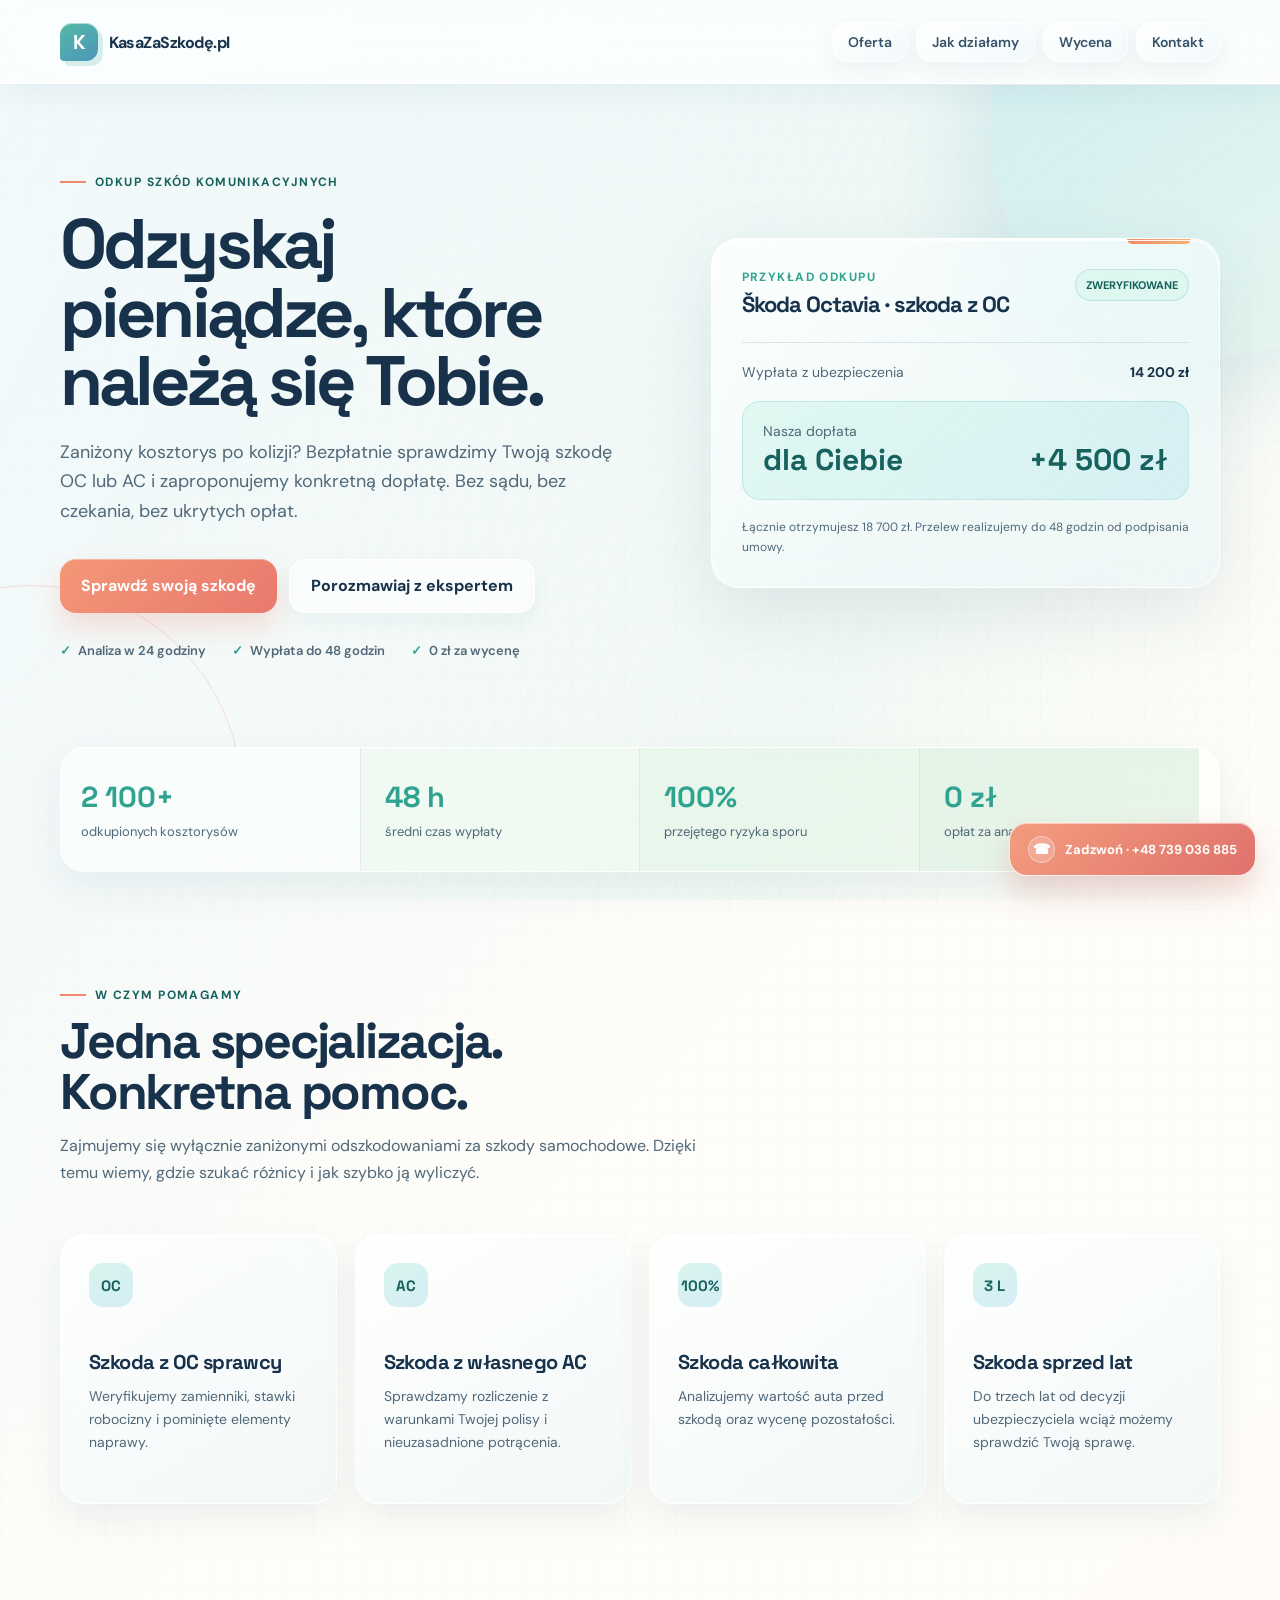
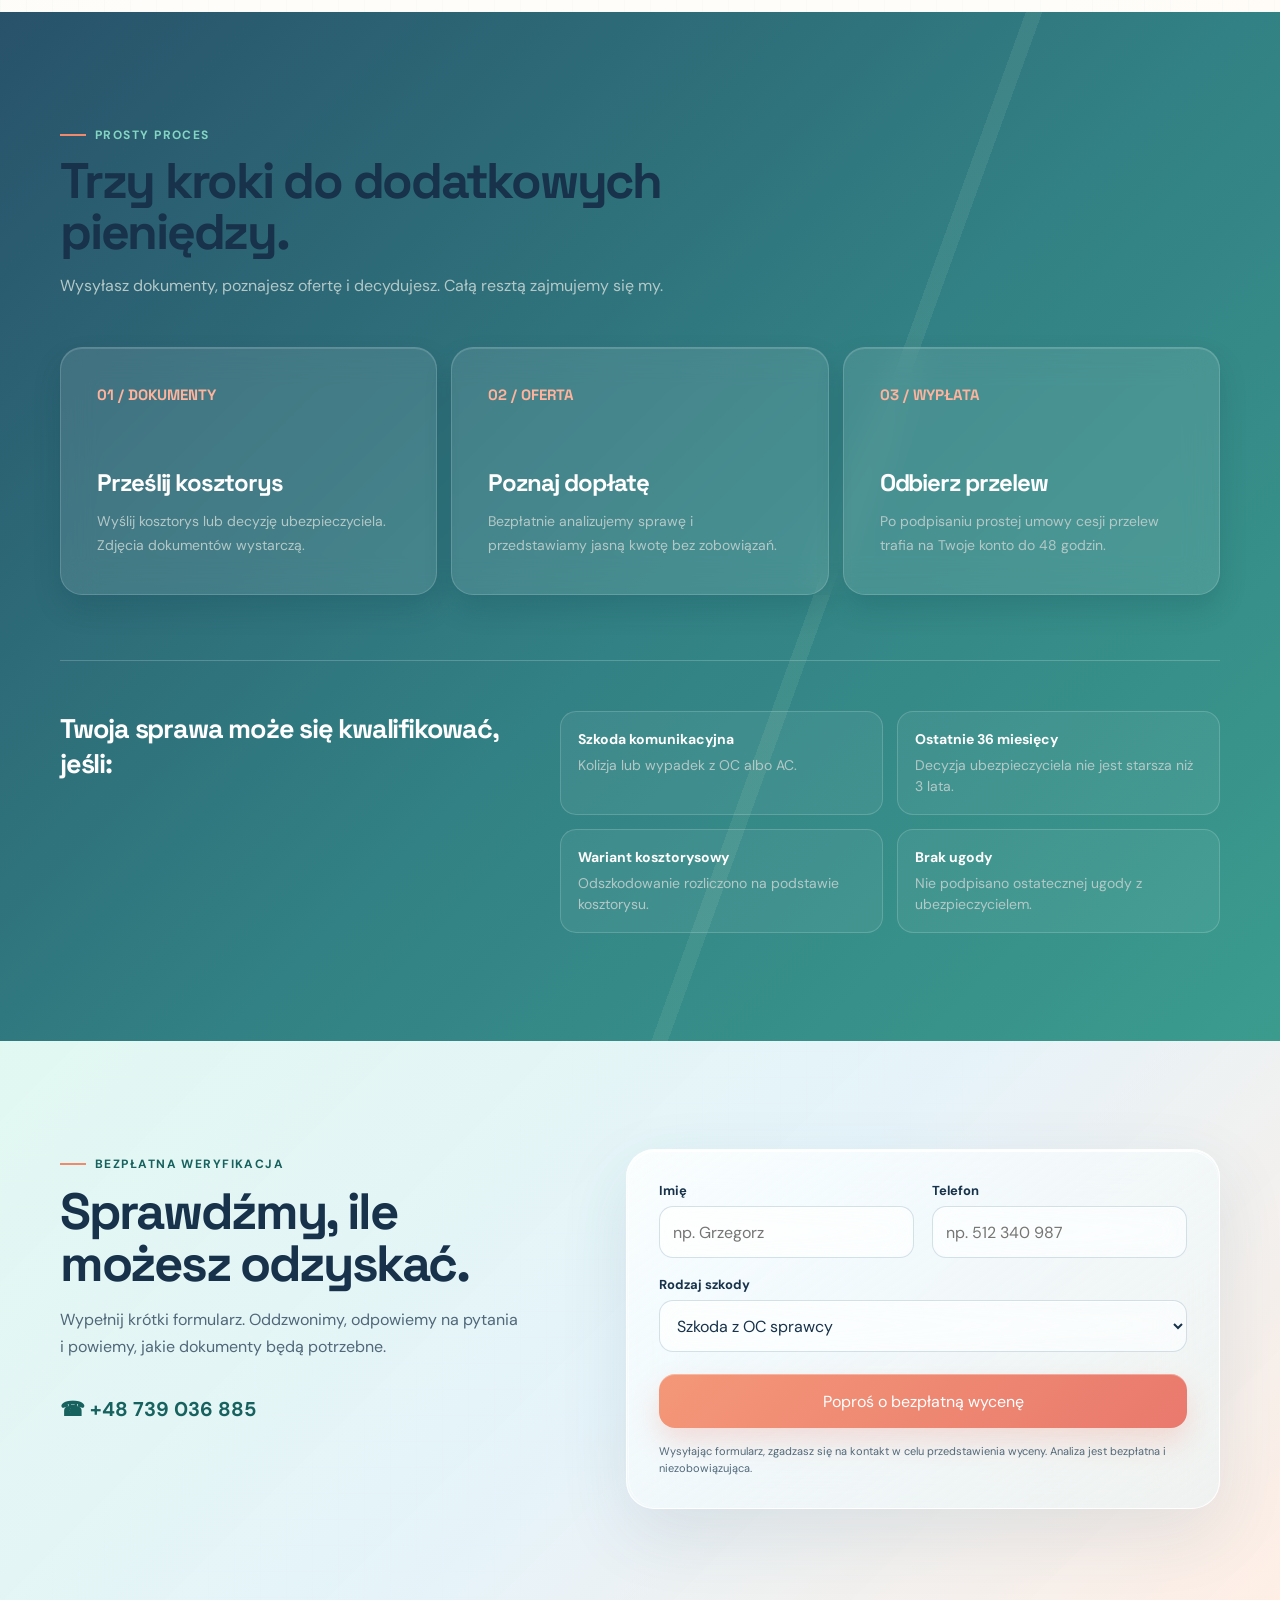
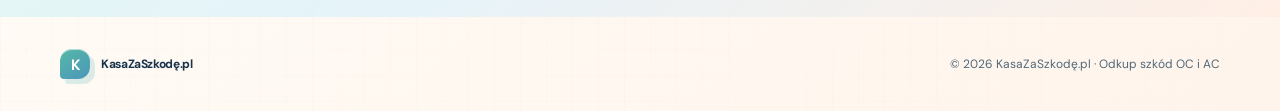
<file: index.html>
<!doctype html>
<html lang="pl">
<head>
  <meta charset="UTF-8">
  <meta name="viewport" content="width=device-width, initial-scale=1.0">
  <meta name="description" content="Odkup zaniżonych szkód komunikacyjnych OC i AC. Bezpłatna analiza kosztorysu i szybka wypłata.">
  <meta name="theme-color" content="#123b2d">
  <meta property="og:type" content="website">
  <meta property="og:title" content="KasaZaSzkodę.pl | Odzyskaj to, co Ci się należy">
  <meta property="og:description" content="Bezpłatna analiza zaniżonego odszkodowania OC lub AC i szybka dopłata.">
  <meta property="og:url" content="https://kasazaszkode.pl/">
  <title>KasaZaSzkodę.pl | Odzyskaj to, co Ci się należy</title>
  <link rel="icon" href="favicon.ico">
  <link rel="preconnect" href="https://fonts.googleapis.com">
  <link rel="preconnect" href="https://fonts.gstatic.com" crossorigin>
  <link href="https://fonts.googleapis.com/css2?family=DM+Sans:wght@400;500;600;700&family=Space+Grotesk:wght@500;600;700&display=swap" rel="stylesheet">
  <style>
    :root{--ink:#102c3b;--muted:#42606b;--paper:#f5f7f4;--white:#fff;--teal:#0c8b83;--teal-dark:#08716b;--coral:#ee765c;--line:#dfe8e4;--shadow:0 22px 60px rgba(16,44,59,.12)}
    .skip-link{position:absolute;left:14px;top:-60px;z-index:20;padding:12px 16px;border-radius:8px;background:var(--ink);color:#fff;text-decoration:none;font-weight:700}.skip-link:focus{top:14px}.button:focus-visible,a:focus-visible,input:focus-visible,select:focus-visible{outline:3px solid var(--coral);outline-offset:3px}
    *{box-sizing:border-box}html{scroll-behavior:smooth}body{margin:0;background:var(--paper);color:var(--ink);font-family:"DM Sans",sans-serif}a{color:inherit}.container{width:min(1160px,calc(100% - 40px));margin:auto}h1,h2,h3{font-family:"Space Grotesk",sans-serif;letter-spacing:-.045em}.site-header{position:sticky;top:0;z-index:10;background:rgba(245,247,244,.92);backdrop-filter:blur(18px);border-bottom:1px solid rgba(16,44,59,.08)}.header-inner{min-height:78px;display:flex;align-items:center;justify-content:space-between;gap:28px}.brand{display:flex;align-items:center;gap:11px;text-decoration:none;font-weight:700;letter-spacing:-.03em}.brand-mark{width:38px;height:38px;display:grid;place-items:center;border-radius:12px 12px 12px 4px;background:var(--teal);color:#fff;font:700 20px "Space Grotesk",sans-serif}.nav{display:flex;gap:26px;color:var(--muted);font-size:14px;font-weight:600}.nav a{text-decoration:none}.nav a:hover{color:var(--teal)}.header-phone{padding:11px 16px;border-radius:8px;background:var(--ink);color:#fff;text-decoration:none;font-size:14px;font-weight:700}
    .hero{position:relative;overflow:hidden;padding:88px 0 78px}.hero:before{content:"";position:absolute;width:450px;height:450px;right:-160px;top:-180px;border-radius:50%;background:#d8eee7}.hero-grid{position:relative;display:grid;grid-template-columns:1.06fr .94fr;gap:76px;align-items:center}.eyebrow{display:inline-flex;align-items:center;gap:9px;color:var(--teal-dark);font-size:12px;font-weight:700;letter-spacing:.12em;text-transform:uppercase}.eyebrow:before{content:"";width:26px;height:2px;background:var(--coral)}h1{max-width:700px;margin:20px 0 22px;font-size:clamp(42px,6vw,74px);line-height:.98}.hero-copy>p{max-width:590px;margin:0;color:var(--muted);font-size:18px;line-height:1.65}.hero-actions{display:flex;flex-wrap:wrap;gap:12px;margin-top:32px}.button{display:inline-flex;align-items:center;justify-content:center;min-height:52px;padding:0 21px;border-radius:8px;text-decoration:none;font-weight:700;transition:transform .2s}.button:hover{transform:translateY(-2px)}.button-primary{border:0;background:var(--coral);color:#fff;box-shadow:0 12px 24px rgba(238,118,92,.22)}.button-quiet{border:1px solid var(--line);background:#fff;color:var(--ink)}.trust-row{display:flex;flex-wrap:wrap;gap:18px 26px;margin-top:29px;color:var(--muted);font-size:13px;font-weight:600}.trust-row span:before{content:"✓";margin-right:7px;color:var(--teal)}
    .offer-card{padding:30px;border:1px solid rgba(12,139,131,.18);border-radius:18px;background:#fff;box-shadow:var(--shadow)}.offer-top{display:flex;justify-content:space-between;align-items:flex-start;gap:15px;padding-bottom:25px;border-bottom:1px solid var(--line)}.offer-label{margin:0 0 7px;color:var(--teal);font-size:12px;font-weight:700;letter-spacing:.12em;text-transform:uppercase}.offer-title{margin:0;font-size:22px;line-height:1.15}.offer-stamp{padding:8px 10px;border-radius:6px;background:#fff1ec;color:#c6503e;font-size:11px;font-weight:700;white-space:nowrap}.offer-row{display:flex;justify-content:space-between;padding:20px 0;color:var(--muted);font-size:14px}.offer-row strong{color:var(--ink)}.offer-result{display:flex;justify-content:space-between;align-items:end;gap:15px;padding:20px;border-radius:10px;background:#e8f5f0}.offer-result span{color:var(--muted);font-size:14px}.offer-result strong{color:var(--teal-dark);font:700 30px "Space Grotesk",sans-serif}.offer-note{margin:18px 0 0;color:var(--muted);font-size:12px;line-height:1.6}
    .stats{border-block:1px solid var(--line);background:#fff}.stats-grid{display:grid;grid-template-columns:repeat(4,1fr)}.stat{padding:26px 24px;border-right:1px solid var(--line)}.stat:first-child{padding-left:0}.stat:last-child{border:0}.stat strong{display:block;margin-bottom:5px;color:var(--teal);font:700 29px "Space Grotesk",sans-serif}.stat span{color:var(--muted);font-size:13px}.section{padding:100px 0}.section-heading{max-width:650px;margin-bottom:42px}.section-heading h2{margin:13px 0 14px;font-size:clamp(32px,4vw,50px);line-height:1.02}.section-heading p{margin:0;color:var(--muted);line-height:1.7}.cards{display:grid;grid-template-columns:repeat(4,1fr);gap:14px}.card{min-height:260px;padding:25px;border:1px solid var(--line);border-radius:12px;background:#fff}.card-icon{display:grid;place-items:center;width:44px;height:44px;border-radius:10px;background:#e8f5f0;color:var(--teal-dark);font:700 15px "Space Grotesk",sans-serif}.card h3{margin:34px 0 10px;font-size:20px;letter-spacing:-.03em}.card p{margin:0;color:var(--muted);font-size:14px;line-height:1.65}
    .process-section{background:var(--ink);color:#fff}.process-section .eyebrow{color:#84d6c3}.process-section .section-heading p{color:#b4c8c7}.steps{display:grid;grid-template-columns:repeat(3,1fr);gap:1px;background:rgba(255,255,255,.17)}.step{padding:32px;background:var(--ink)}.step-number{color:var(--coral);font:700 15px "Space Grotesk",sans-serif}.step h3{margin:50px 0 12px;font-size:24px}.step p{margin:0;color:#b4c8c7;font-size:14px;line-height:1.7}.conditions{display:grid;grid-template-columns:.8fr 1.2fr;gap:60px;margin-top:65px;padding-top:50px;border-top:1px solid rgba(255,255,255,.16)}.conditions h3{margin:0;font-size:27px}.condition-list{display:grid;grid-template-columns:1fr 1fr;gap:14px;margin:0;padding:0;list-style:none}.condition-list li{padding:17px;border:1px solid rgba(255,255,255,.14);border-radius:8px;color:#b4c8c7;font-size:14px;line-height:1.5}.condition-list strong{display:block;margin-bottom:5px;color:#fff}
    .contact-section{background:#e8f5f0}.contact-grid{display:grid;grid-template-columns:.9fr 1.1fr;gap:80px;align-items:start}.contact-info h2{margin:14px 0;font-size:clamp(34px,4vw,51px);line-height:1.02}.contact-info>p{max-width:460px;color:var(--muted);line-height:1.7}.contact-phone{display:inline-flex;gap:12px;margin-top:20px;color:var(--teal-dark);text-decoration:none;font-size:20px;font-weight:700}.contact-card{padding:32px;border-radius:14px;background:#fff;box-shadow:0 15px 40px rgba(16,44,59,.08)}.form-grid{display:grid;grid-template-columns:1fr 1fr;gap:18px}.field{display:grid;gap:7px}.field-full{grid-column:1/-1}label{font-size:13px;font-weight:700}input,select{width:100%;min-height:48px;padding:0 13px;border:1px solid var(--line);border-radius:7px;background:#fbfcfb;color:var(--ink);font:inherit}input:focus,select:focus{outline:2px solid rgba(12,139,131,.25);border-color:var(--teal)}.form-button{width:100%;margin-top:22px;cursor:pointer;font:inherit}.form-note{margin:15px 0 0;color:var(--muted);font-size:11px;line-height:1.5}.footer{padding:32px 0;color:var(--muted);font-size:12px}.footer-inner{display:flex;justify-content:space-between;align-items:center;gap:20px}.footer .brand-mark{width:30px;height:30px;font-size:15px}.footer p{margin:0;text-align:right}.call-now{display:none}
    @media(max-width:900px){.hero-grid,.contact-grid{grid-template-columns:1fr;gap:42px}.cards{grid-template-columns:repeat(2,1fr)}.hero{padding-top:65px}.conditions{grid-template-columns:1fr;gap:30px}}@media(max-width:650px){.container{width:calc(100% - 28px)}.header-inner{min-height:68px}.nav{display:none}.header-phone{padding:10px 12px;font-size:12px}h1{font-size:45px}.hero-copy>p{font-size:16px}.offer-card{padding:22px}.stats-grid{grid-template-columns:1fr 1fr}.stat,.stat:first-child{padding:20px 10px}.stat:nth-child(2){border-right:0}.stat:nth-child(-n+2){border-bottom:1px solid var(--line)}.section{padding:70px 0}.cards,.steps{grid-template-columns:1fr}.step{padding:25px}.step h3{margin-top:28px}.condition-list,.form-grid{grid-template-columns:1fr}.field-full{grid-column:auto}.contact-card{padding:21px}.footer-inner{align-items:flex-start;flex-direction:column}.footer p{text-align:left}.call-now{position:fixed;display:block;right:14px;bottom:14px;z-index:9;padding:13px 16px;border-radius:8px;background:var(--coral);color:#fff;text-decoration:none;font-size:13px;font-weight:700;box-shadow:0 8px 25px rgba(16,44,59,.2)}}
  </style>
  <style>
    :root {
      --paper: #f4f8f3;
      --white: #ffffff;
      --ink: #0e3025;
      --muted: #4d6c5b;
      --teal: #236b45;
      --teal-dark: #0a432d;
      --coral: #d98550;
      --line: #d8e7dc;
      --shadow: 0 24px 70px rgba(23, 59, 53, .12);
      --glass-edge: rgba(255, 255, 255, .72);
    }

    body {
      background: var(--paper);
      background-image: radial-gradient(circle at 12% 15%, rgba(40, 123, 80, .14) 0 1px, transparent 1.5px), linear-gradient(135deg, #f2f7f1 0%, #dceedd 48%, #f7fbf4 100%);
      background-size: 24px 24px;
      color: #143a32;
      perspective: 1200px;
    }

    body:after {
      content: "";
      position: fixed;
      inset: 0;
      z-index: -1;
      pointer-events: none;
      background: radial-gradient(circle at 86% 8%, rgba(84, 157, 99, .32), transparent 25%), radial-gradient(circle at 4% 72%, rgba(25, 103, 63, .2), transparent 23%), radial-gradient(circle at 52% 44%, rgba(150, 205, 157, .18), transparent 30%);
    }

    .site-header {
      background: rgba(244, 248, 243, .9);
      border-bottom-color: rgba(23, 59, 53, .12);
      box-shadow: 0 8px 24px rgba(23, 59, 53, .05);
      backdrop-filter: blur(24px) saturate(145%);
      -webkit-backdrop-filter: blur(24px) saturate(145%);
    }

    .brand-mark {
      box-shadow: 4px 4px 0 #b9ddc2;
      transition: transform .35s cubic-bezier(.2, .7, .2, 1), box-shadow .35s ease;
    }

    .brand:hover .brand-mark {
      transform: rotate(-5deg) translateY(-2px);
      box-shadow: 5px 6px 0 #9bcba8;
    }

    .nav a {
      position: relative;
      padding: 10px 15px;
      border: 1px solid rgba(255, 255, 255, .72);
      border-radius: 14px;
      background: linear-gradient(145deg, rgba(255, 255, 255, .7), rgba(214, 239, 219, .42));
      box-shadow: inset 0 1px 0 rgba(255, 255, 255, .8), 0 7px 18px rgba(23, 91, 62, .07);
      backdrop-filter: blur(16px) saturate(135%);
      -webkit-backdrop-filter: blur(16px) saturate(135%);
      transition: color .3s ease, transform .3s ease, border-color .3s ease, background-color .3s ease, box-shadow .3s ease;
    }

    .nav a:after {
      display: none;
    }

    .nav a:hover,
    .nav a:focus-visible {
      color: var(--teal-dark);
      border-color: rgba(131, 187, 145, .72);
      background: linear-gradient(145deg, rgba(255, 255, 255, .9), rgba(195, 231, 201, .7));
      box-shadow: inset 0 1px 0 rgba(255, 255, 255, .95), 0 11px 24px rgba(23, 91, 62, .14);
      transform: translateY(-2px);
    }

    .header-phone,
    .button-primary {
      transition: transform .2s ease, background-color .2s ease, box-shadow .2s ease;
    }

    .header-phone:hover {
      background: var(--teal-dark);
      transform: translateY(-2px);
    }

    .hero {
      padding-top: 104px;
      padding-bottom: 92px;
    }

    .hero:after {
      content: "";
      position: absolute;
      left: -180px;
      bottom: -260px;
      width: 420px;
      height: 420px;
      border: 1px solid rgba(47, 143, 104, .28);
      border-radius: 50%;
    }

    .hero:before {
      background: rgba(126, 192, 137, .42);
      box-shadow: -40px 40px 90px rgba(34, 116, 69, .2);
    }

    .hero-copy,
    .section-heading {
      position: relative;
      z-index: 1;
      animation: rise-in .8s cubic-bezier(.2, .7, .2, 1) both;
    }

    .stats,
    .card,
    .step,
    .contact-card {
      animation: rise-in .75s .12s cubic-bezier(.2, .7, .2, 1) both;
    }

    .stats { animation-delay: .08s; }
    .contact-card { animation-delay: .2s; }

    .hero-copy > p { animation-delay: .08s; }
    .hero-actions { animation: rise-in .8s .16s cubic-bezier(.2, .7, .2, 1) both; }
    .trust-row { animation: rise-in .8s .24s cubic-bezier(.2, .7, .2, 1) both; }

    h1 {
      max-width: 650px;
      font-weight: 700;
    }

    .hero-copy > p {
      color: #45616a;
    }

    .button-primary:hover {
      background: #d85e45;
      box-shadow: 0 16px 30px rgba(229, 107, 80, .28);
    }

    .button {
      transition: transform .35s cubic-bezier(.2, .7, .2, 1), box-shadow .35s ease, background-color .35s ease, border-color .35s ease;
    }

    .button-quiet:hover {
      border-color: #9ccbc0;
      background: #f2faf7;
    }

    .offer-card {
      position: relative;
      border-radius: 10px 10px 10px 2px;
      border-color: rgba(255, 255, 255, .8);
      background: linear-gradient(145deg, rgba(255, 255, 255, .78), rgba(207, 237, 214, .48));
      box-shadow: var(--shadow), inset 0 1px 0 rgba(255, 255, 255, .9);
      backdrop-filter: blur(28px) saturate(145%);
      -webkit-backdrop-filter: blur(28px) saturate(145%);
      animation: float-card 7s ease-in-out infinite;
      transform: translateZ(18px);
    }

    .offer-card:after,
    .contact-card:after,
    .card:after {
      content: "";
      position: absolute;
      inset: 1px;
      border-radius: inherit;
      border-top: 1px solid var(--glass-edge);
      border-left: 1px solid rgba(255, 255, 255, .42);
      pointer-events: none;
    }

    .offer-card:before {
      content: "";
      position: absolute;
      top: 0;
      right: 28px;
      width: 64px;
      height: 4px;
      background: var(--coral);
    }

    .offer-stamp {
      background: rgba(229, 245, 228, .82);
      color: #28734d;
    }

    .offer-result {
      border: 1px solid rgba(106, 181, 126, .2);
      background: linear-gradient(135deg, rgba(213, 240, 218, .82), rgba(177, 222, 188, .62));
    }

    .offer-result strong {
      color: #145c3e;
    }

    .stats {
      box-shadow: 0 10px 30px rgba(16, 44, 59, .04);
      background: rgba(220, 240, 224, .68);
      border-color: rgba(75, 145, 98, .2);
      backdrop-filter: blur(24px) saturate(140%);
      -webkit-backdrop-filter: blur(24px) saturate(140%);
      position: relative;
      overflow: hidden;
    }

    .stat {
      padding-top: 30px;
      padding-bottom: 30px;
    }

    .stat:nth-child(2) { background: rgba(218, 240, 222, .3); }
    .stat:nth-child(3) { background: rgba(195, 230, 202, .3); }
    .stat:nth-child(4) { background: rgba(171, 219, 183, .28); }

    .section {
      padding: 112px 0;
      scroll-margin-top: 86px;
    }

    #zakres {
      background: rgba(224, 241, 227, .62);
    }

    .section-heading {
      margin-bottom: 48px;
    }

    .cards {
      gap: 18px;
    }

    .card {
      min-height: 275px;
      padding: 28px;
      border-radius: 8px;
      border-color: rgba(255, 255, 255, .84);
      background: linear-gradient(145deg, rgba(255, 255, 255, .68), rgba(191, 229, 200, .5));
      box-shadow: inset 0 1px 0 rgba(255, 255, 255, .82);
      backdrop-filter: blur(22px) saturate(135%);
      -webkit-backdrop-filter: blur(22px) saturate(135%);
      transition: transform .2s ease, border-color .2s ease, box-shadow .2s ease;
      position: relative;
      overflow: hidden;
      box-shadow: 0 16px 32px rgba(20, 83, 52, .08), inset 0 1px 0 rgba(255, 255, 255, .82);
      transform: translateZ(0);
    }

    .card:nth-child(2) { animation-delay: .08s; }
    .card:nth-child(3) { animation-delay: .16s; }
    .card:nth-child(4) { animation-delay: .24s; }

    .card:hover {
      border-color: #83bb91;
      box-shadow: 0 15px 35px rgba(23, 91, 62, .14), inset 0 1px 0 rgba(255, 255, 255, .95);
      transform: translateY(-7px) translateZ(10px) rotateX(1deg);
    }

    .card h3 {
      margin-top: 42px;
    }

    .process-section {
      position: relative;
      overflow: hidden;
      background: linear-gradient(120deg, #0e3829, #174f36 45%, #2d7048);
    }

    .process-section:before {
      content: "";
      position: absolute;
      inset: 0;
      background: linear-gradient(110deg, transparent 0 62%, rgba(185, 221, 194, .10) 62% 63%, transparent 63%);
      pointer-events: none;
    }

    .steps,
    .conditions {
      position: relative;
    }

    .step {
      padding: 36px;
      background: rgba(20, 78, 58, .28);
      backdrop-filter: blur(18px) saturate(130%);
      -webkit-backdrop-filter: blur(18px) saturate(130%);
      box-shadow: inset 0 1px 0 rgba(255, 255, 255, .16), 0 14px 28px rgba(5, 46, 31, .12);
      transition: background-color .35s ease, transform .35s ease, box-shadow .35s ease;
    }

    .step:hover {
      background: rgba(71, 142, 93, .42);
      box-shadow: inset 0 1px 0 rgba(255, 255, 255, .22), 0 20px 35px rgba(5, 46, 31, .2);
      transform: translateY(-4px);
    }

    .steps {
      background: rgba(141, 211, 155, .25);
      backdrop-filter: blur(16px);
      -webkit-backdrop-filter: blur(16px);
    }

    .step h3 {
      margin-top: 62px;
    }

    .contact-section {
      background: linear-gradient(135deg, #d3ead5, #abd3b2 55%, #e3f2df);
    }

    .contact-card {
      border-radius: 10px 10px 10px 2px;
      border: 1px solid rgba(255, 255, 255, .84);
      background: linear-gradient(145deg, rgba(255, 255, 255, .78), rgba(222, 244, 224, .58));
      box-shadow: 0 20px 45px rgba(23, 59, 53, .14), inset 0 1px 0 rgba(255, 255, 255, .9);
      backdrop-filter: blur(30px) saturate(145%);
      -webkit-backdrop-filter: blur(30px) saturate(145%);
      position: relative;
      overflow: hidden;
    }

    input,
    select {
      background: rgba(235, 249, 237, .64);
      border-color: rgba(47, 143, 104, .28);
      box-shadow: inset 0 1px 0 rgba(255, 255, 255, .75);
      backdrop-filter: blur(12px);
      -webkit-backdrop-filter: blur(12px);
    }

    input:hover,
    select:hover {
      border-color: #a8d3c8;
    }

    @keyframes rise-in {
      from { opacity: 0; transform: translateY(18px); }
      to { opacity: 1; transform: translateY(0); }
    }

    @keyframes float-card {
      0%, 100% { transform: translateZ(18px) translateY(0) rotateX(0deg); }
      50% { transform: translateZ(18px) translateY(-8px) rotateX(.6deg); }
    }

    @media (prefers-reduced-motion: reduce) {
      *, *::before, *::after {
        animation-duration: .01ms !important;
        animation-iteration-count: 1 !important;
        scroll-behavior: auto !important;
        transition-duration: .01ms !important;
      }
    }

    @media (max-width: 650px) {
      .hero {
        padding-top: 70px;
        padding-bottom: 70px;
      }

      .section {
        padding: 78px 0;
      }

      .section-heading {
        margin-bottom: 34px;
      }

      .card {
        min-height: 0;
      }

      .step {
        padding: 28px 25px;
      }
    }
  </style>
  <style>
    :root {
      --ink: #17324a;
      --muted: #506879;
      --paper: #fffdf9;
      --white: #ffffff;
      --teal: #2fa38f;
      --teal-dark: #17625e;
      --coral: #f18a6d;
      --line: rgba(143, 172, 188, .3);
      --shadow: 0 24px 70px rgba(41, 85, 111, .11);
      --glass-edge: rgba(255, 255, 255, .88);
    }

    body {
      background-color: var(--paper);
      background-image: linear-gradient(135deg, rgba(225, 244, 249, .72), transparent 38%), linear-gradient(315deg, rgba(255, 237, 224, .56), transparent 42%), repeating-linear-gradient(0deg, rgba(106, 151, 176, .028) 0 1px, transparent 1px 26px), repeating-linear-gradient(90deg, rgba(106, 151, 176, .028) 0 1px, transparent 1px 26px);
      background-size: auto, auto, 26px 26px, 26px 26px;
      color: var(--ink);
      perspective: none;
    }

    body:after {
      background: linear-gradient(115deg, rgba(255, 255, 255, .38), transparent 32%, rgba(164, 226, 215, .12) 68%, transparent);
    }

    .site-header {
      background: rgba(255, 255, 255, .72);
      border-bottom-color: rgba(126, 163, 184, .16);
      box-shadow: 0 10px 30px rgba(41, 85, 111, .06), inset 0 -1px 0 rgba(255, 255, 255, .84);
      backdrop-filter: blur(30px) saturate(155%);
      -webkit-backdrop-filter: blur(30px) saturate(155%);
    }

    .header-inner {
      min-height: 84px;
    }

    .brand {
      color: var(--ink);
    }

    .brand-mark {
      background: linear-gradient(145deg, #55b9a5, #4b96bb);
      box-shadow: 5px 5px 0 rgba(92, 184, 179, .22), inset 0 1px 0 rgba(255, 255, 255, .55);
    }

    .nav {
      gap: 8px;
      color: var(--ink);
    }

    .nav a {
      border-color: rgba(255, 255, 255, .82);
      border-radius: 16px;
      background: linear-gradient(145deg, rgba(255, 255, 255, .84), rgba(232, 244, 248, .5));
      box-shadow: inset 0 1px 0 rgba(255, 255, 255, .9), 0 8px 22px rgba(41, 85, 111, .07);
      color: #355269;
    }

    .nav a:hover,
    .nav a:focus-visible {
      border-color: rgba(35, 143, 131, .48);
      background: linear-gradient(145deg, rgba(255, 255, 255, .98), rgba(215, 243, 237, .82));
      color: var(--teal-dark);
      box-shadow: inset 0 1px 0 rgba(255, 255, 255, .98), 0 12px 26px rgba(35, 143, 131, .16);
    }

    .hero {
      padding: 82px 0 88px;
    }

    .hero:before {
      background: linear-gradient(145deg, rgba(185, 229, 239, .56), rgba(211, 243, 229, .42));
      box-shadow: -30px 36px 90px rgba(83, 169, 185, .16);
    }

    .hero:after {
      border-color: rgba(240, 120, 97, .23);
    }

    .eyebrow {
      color: var(--teal-dark);
    }

    h1 {
      color: #17324a;
      font-size: clamp(42px, 5.8vw, 70px);
      letter-spacing: -.055em;
    }

    .hero-copy > p,
    .section-heading p {
      color: var(--muted);
    }

    .button {
      min-height: 54px;
      border-radius: 16px;
    }

    .button-primary {
      background: linear-gradient(135deg, #f49778, #e9796d);
      box-shadow: 0 14px 28px rgba(240, 120, 97, .22), inset 0 1px 0 rgba(255, 255, 255, .32);
    }

    .button-primary:hover {
      background: linear-gradient(135deg, #eb7d67, #dc6763);
      box-shadow: 0 18px 34px rgba(240, 120, 97, .3), inset 0 1px 0 rgba(255, 255, 255, .38);
    }

    .button-quiet {
      border-color: rgba(255, 255, 255, .9);
      background: rgba(255, 255, 255, .58);
      box-shadow: inset 0 1px 0 rgba(255, 255, 255, .85), 0 8px 20px rgba(41, 85, 111, .06);
      backdrop-filter: blur(16px);
      -webkit-backdrop-filter: blur(16px);
    }

    .trust-row span:before {
      color: var(--teal);
    }

    .offer-card,
    .contact-card {
      border: 1px solid var(--glass-edge);
      border-radius: 28px;
      background: linear-gradient(145deg, rgba(255, 255, 255, .82), rgba(229, 244, 247, .54));
      box-shadow: var(--shadow), inset 0 1px 0 rgba(255, 255, 255, .94);
      backdrop-filter: blur(30px) saturate(150%);
      -webkit-backdrop-filter: blur(30px) saturate(150%);
    }

    .offer-card:after,
    .contact-card:after,
    .card:after {
      border-top-color: rgba(255, 255, 255, .9);
      border-left-color: rgba(255, 255, 255, .56);
    }

    .offer-card:before {
      height: 5px;
      border-radius: 0 0 5px 5px;
      background: linear-gradient(90deg, var(--coral), #f5b16f);
    }

    .offer-stamp {
      border: 1px solid rgba(35, 143, 131, .18);
      border-radius: 999px;
      background: rgba(218, 246, 238, .78);
      color: var(--teal-dark);
    }

    .offer-result {
      border-color: rgba(91, 187, 176, .22);
      border-radius: 18px;
      background: linear-gradient(135deg, rgba(220, 247, 239, .84), rgba(201, 234, 241, .66));
    }

    .offer-result strong {
      color: var(--teal-dark);
    }

    .stats {
      width: min(1160px, calc(100% - 40px));
      margin: 0 auto;
      border: 1px solid rgba(255, 255, 255, .8);
      border-radius: 24px;
      background: rgba(255, 255, 255, .5);
      box-shadow: 0 16px 38px rgba(41, 85, 111, .08), inset 0 1px 0 rgba(255, 255, 255, .86);
      backdrop-filter: blur(22px) saturate(140%);
      -webkit-backdrop-filter: blur(22px) saturate(140%);
    }

    .stat {
      border-right-color: rgba(151, 181, 199, .24);
    }

    .stat strong {
      color: var(--teal);
    }

    #zakres {
      background: transparent;
    }

    .section {
      padding: 108px 0;
    }

    .section-heading h2,
    .contact-info h2 {
      color: #17324a;
    }

    .cards {
      gap: 18px;
    }

    .card {
      min-height: 270px;
      border: 1px solid rgba(255, 255, 255, .84);
      border-radius: 24px;
      background: linear-gradient(145deg, rgba(255, 255, 255, .8), rgba(231, 244, 247, .54));
      box-shadow: 0 16px 34px rgba(41, 85, 111, .08), inset 0 1px 0 rgba(255, 255, 255, .9);
      backdrop-filter: blur(22px) saturate(135%);
      -webkit-backdrop-filter: blur(22px) saturate(135%);
    }

    .card:hover {
      border-color: rgba(35, 143, 131, .4);
      box-shadow: 0 20px 40px rgba(41, 110, 130, .14), inset 0 1px 0 rgba(255, 255, 255, .98);
    }

    .card-icon {
      border-radius: 14px;
      background: linear-gradient(145deg, #d9f4ec, #d5edf7);
      color: var(--teal-dark);
    }

    .process-section {
      background: linear-gradient(135deg, #28526a, #328184 54%, #3b9c8e);
    }

    .steps {
      gap: 14px;
      background: transparent;
    }

    .step {
      border: 1px solid rgba(255, 255, 255, .16);
      border-radius: 22px;
      background: rgba(255, 255, 255, .1);
      box-shadow: inset 0 1px 0 rgba(255, 255, 255, .14), 0 14px 28px rgba(7, 47, 65, .16);
    }

    .step:hover {
      background: rgba(255, 255, 255, .17);
      box-shadow: inset 0 1px 0 rgba(255, 255, 255, .22), 0 20px 35px rgba(7, 47, 65, .22);
    }

    .step-number {
      color: #ffb39c;
    }

    .conditions {
      border-top-color: rgba(255, 255, 255, .2);
    }

    .condition-list li {
      border-color: rgba(255, 255, 255, .17);
      border-radius: 16px;
      background: rgba(255, 255, 255, .06);
    }

    .contact-section {
      background: linear-gradient(135deg, rgba(222, 247, 240, .9), rgba(226, 242, 250, .88) 52%, rgba(255, 237, 227, .86));
    }

    .contact-phone {
      color: var(--teal-dark);
    }

    input,
    select {
      min-height: 52px;
      border-radius: 14px;
      border-color: rgba(126, 163, 184, .32);
      background: rgba(255, 255, 255, .58);
    }

    input:focus,
    select:focus {
      outline-color: rgba(35, 143, 131, .3);
      border-color: var(--teal);
    }

    .call-now {
      position: fixed;
      right: 24px;
      bottom: 24px;
      z-index: 9;
      display: inline-flex;
      align-items: center;
      gap: 10px;
      min-height: 54px;
      padding: 0 18px;
      border: 1px solid rgba(255, 255, 255, .84);
      border-radius: 18px;
      background: linear-gradient(135deg, rgba(244, 151, 120, .94), rgba(222, 105, 99, .94));
      color: #fff;
      text-decoration: none;
      font-size: 13px;
      font-weight: 700;
      white-space: nowrap;
      box-shadow: 0 16px 30px rgba(206, 101, 89, .24), inset 0 1px 0 rgba(255, 255, 255, .5);
      backdrop-filter: blur(18px) saturate(135%);
      -webkit-backdrop-filter: blur(18px) saturate(135%);
      animation: float-call 4.5s ease-in-out infinite;
    }

    .call-now:before {
      content: "☎";
      display: grid;
      place-items: center;
      width: 25px;
      height: 25px;
      border: 1px solid rgba(255, 255, 255, .38);
      border-radius: 50%;
      background: rgba(255, 255, 255, .18);
      font-size: 14px;
    }

    .call-now:hover,
    .call-now:focus-visible {
      background: linear-gradient(135deg, rgba(239, 133, 108, .98), rgba(211, 91, 91, .98));
      box-shadow: 0 20px 34px rgba(206, 101, 89, .32), inset 0 1px 0 rgba(255, 255, 255, .58);
      transform: translateY(-3px);
    }

    @keyframes float-call {
      0%, 100% { transform: translateY(0); }
      50% { transform: translateY(-5px); }
    }

    @media (max-width: 650px) {
      .header-inner {
        min-height: 68px;
        padding: 10px 0 12px;
        flex-wrap: wrap;
        gap: 10px 16px;
      }

      .nav {
        display: flex;
        order: 3;
        width: 100%;
        overflow-x: auto;
        padding: 2px 2px 5px;
        scrollbar-width: none;
      }

      .nav::-webkit-scrollbar {
        display: none;
      }

      .nav a {
        flex: 0 0 auto;
        padding: 8px 13px;
        border-radius: 13px;
        font-size: 12px;
      }

      .stats {
        width: calc(100% - 28px);
        border-radius: 20px;
      }

      .hero {
        padding-top: 62px;
      }

      .offer-card,
      .contact-card {
        border-radius: 22px;
      }

      .call-now {
        right: 14px;
        bottom: 14px;
        min-height: 50px;
        padding: 0 15px;
        border-radius: 16px;
      }
    }
  </style>
</head>
<body>
  <a class="skip-link" href="#main-content">Przejdź do treści</a>
  <header class="site-header"><div class="container header-inner"><a href="#start" class="brand"><span class="brand-mark">K</span><span>KasaZaSzkodę.pl</span></a><nav class="nav" aria-label="Główna nawigacja"><a href="#zakres">Oferta</a><a href="#proces">Jak działamy</a><a href="#kontakt">Wycena</a><a href="#kontakt">Kontakt</a></nav></div></header>
  <main id="main-content">
    <section id="start" class="hero"><div class="container hero-grid"><div class="hero-copy"><span class="eyebrow">Odkup szkód komunikacyjnych</span><h1>Odzyskaj pieniądze, które należą się Tobie.</h1><p>Zaniżony kosztorys po kolizji? Bezpłatnie sprawdzimy Twoją szkodę OC lub AC i zaproponujemy konkretną dopłatę. Bez sądu, bez czekania, bez ukrytych opłat.</p><div class="hero-actions"><a class="button button-primary" href="#kontakt">Sprawdź swoją szkodę</a><a class="button button-quiet" href="tel:+48739036885">Porozmawiaj z ekspertem</a></div><div class="trust-row"><span>Analiza w 24 godziny</span><span>Wypłata do 48 godzin</span><span>0 zł za wycenę</span></div></div><aside class="offer-card"><div class="offer-top"><div><p class="offer-label">Przykład odkupu</p><h2 class="offer-title">Škoda Octavia · szkoda z OC</h2></div><span class="offer-stamp">ZWERYFIKOWANE</span></div><div class="offer-row"><span>Wypłata z ubezpieczenia</span><strong>14 200 zł</strong></div><div class="offer-result"><span>Nasza dopłata<br><strong>dla Ciebie</strong></span><strong>+4 500 zł</strong></div><p class="offer-note">Łącznie otrzymujesz 18 700 zł. Przelew realizujemy do 48 godzin od podpisania umowy.</p></aside></div></section>
    <section class="stats"><div class="container stats-grid"><div class="stat"><strong>2 100+</strong><span>odkupionych kosztorysów</span></div><div class="stat"><strong>48 h</strong><span>średni czas wypłaty</span></div><div class="stat"><strong>100%</strong><span>przejętego ryzyka sporu</span></div><div class="stat"><strong>0 zł</strong><span>opłat za analizę</span></div></div></section>
    <section id="zakres" class="section"><div class="container"><div class="section-heading"><span class="eyebrow">W czym pomagamy</span><h2>Jedna specjalizacja. Konkretna pomoc.</h2><p>Zajmujemy się wyłącznie zaniżonymi odszkodowaniami za szkody samochodowe. Dzięki temu wiemy, gdzie szukać różnicy i jak szybko ją wyliczyć.</p></div><div class="cards"><article class="card"><div class="card-icon">OC</div><h3>Szkoda z OC sprawcy</h3><p>Weryfikujemy zamienniki, stawki robocizny i pominięte elementy naprawy.</p></article><article class="card"><div class="card-icon">AC</div><h3>Szkoda z własnego AC</h3><p>Sprawdzamy rozliczenie z warunkami Twojej polisy i nieuzasadnione potrącenia.</p></article><article class="card"><div class="card-icon">100%</div><h3>Szkoda całkowita</h3><p>Analizujemy wartość auta przed szkodą oraz wycenę pozostałości.</p></article><article class="card"><div class="card-icon">3 L</div><h3>Szkoda sprzed lat</h3><p>Do trzech lat od decyzji ubezpieczyciela wciąż możemy sprawdzić Twoją sprawę.</p></article></div></div></section>
    <section id="proces" class="section process-section"><div class="container"><div class="section-heading"><span class="eyebrow">Prosty proces</span><h2>Trzy kroki do dodatkowych pieniędzy.</h2><p>Wysyłasz dokumenty, poznajesz ofertę i decydujesz. Całą resztą zajmujemy się my.</p></div><div class="steps"><article class="step"><span class="step-number">01 / DOKUMENTY</span><h3>Prześlij kosztorys</h3><p>Wyślij kosztorys lub decyzję ubezpieczyciela. Zdjęcia dokumentów wystarczą.</p></article><article class="step"><span class="step-number">02 / OFERTA</span><h3>Poznaj dopłatę</h3><p>Bezpłatnie analizujemy sprawę i przedstawiamy jasną kwotę bez zobowiązań.</p></article><article class="step"><span class="step-number">03 / WYPŁATA</span><h3>Odbierz przelew</h3><p>Po podpisaniu prostej umowy cesji przelew trafia na Twoje konto do 48 godzin.</p></article></div><div class="conditions"><h3>Twoja sprawa może się kwalifikować, jeśli:</h3><ul class="condition-list"><li><strong>Szkoda komunikacyjna</strong>Kolizja lub wypadek z OC albo AC.</li><li><strong>Ostatnie 36 miesięcy</strong>Decyzja ubezpieczyciela nie jest starsza niż 3 lata.</li><li><strong>Wariant kosztorysowy</strong>Odszkodowanie rozliczono na podstawie kosztorysu.</li><li><strong>Brak ugody</strong>Nie podpisano ostatecznej ugody z ubezpieczycielem.</li></ul></div></div></section>
    <section id="kontakt" class="section contact-section"><div class="container contact-grid"><div class="contact-info"><span class="eyebrow">Bezpłatna weryfikacja</span><h2>Sprawdźmy, ile możesz odzyskać.</h2><p>Wypełnij krótki formularz. Oddzwonimy, odpowiemy na pytania i powiemy, jakie dokumenty będą potrzebne.</p><a class="contact-phone" href="tel:+48739036885">☎ +48 739 036 885</a></div><div class="contact-card"><form name="kontakt" method="POST" data-netlify="true" netlify-honeypot="bot-field"><input type="hidden" name="form-name" value="kontakt"><p hidden><label>Nie wypełniaj: <input name="bot-field"></label></p><div class="form-grid"><div class="field"><label for="imie">Imię</label><input id="imie" name="imie" type="text" placeholder="np. Grzegorz" required></div><div class="field"><label for="telefon">Telefon</label><input id="telefon" name="telefon" type="tel" placeholder="np. 512 340 987" required></div><div class="field field-full"><label for="rodzaj-szkody">Rodzaj szkody</label><select id="rodzaj-szkody" name="rodzaj-szkody"><option>Szkoda z OC sprawcy</option><option>Szkoda z własnego AC</option><option>Szkoda całkowita (OC/AC)</option><option>Nie wiem, potrzebuję porady</option></select></div></div><button class="button button-primary form-button" type="submit">Poproś o bezpłatną wycenę</button><p class="form-note">Wysyłając formularz, zgadzasz się na kontakt w celu przedstawienia wyceny. Analiza jest bezpłatna i niezobowiązująca.</p></form></div></div></section>
  </main>
  <footer class="footer"><div class="container footer-inner"><a href="#start" class="brand"><span class="brand-mark">K</span><span>KasaZaSzkodę.pl</span></a><p>© 2026 KasaZaSzkodę.pl · Odkup szkód OC i AC</p></div></footer><a class="call-now" href="tel:+48739036885">Zadzwoń · +48 739 036 885</a>
</body>
</html>
</file>
